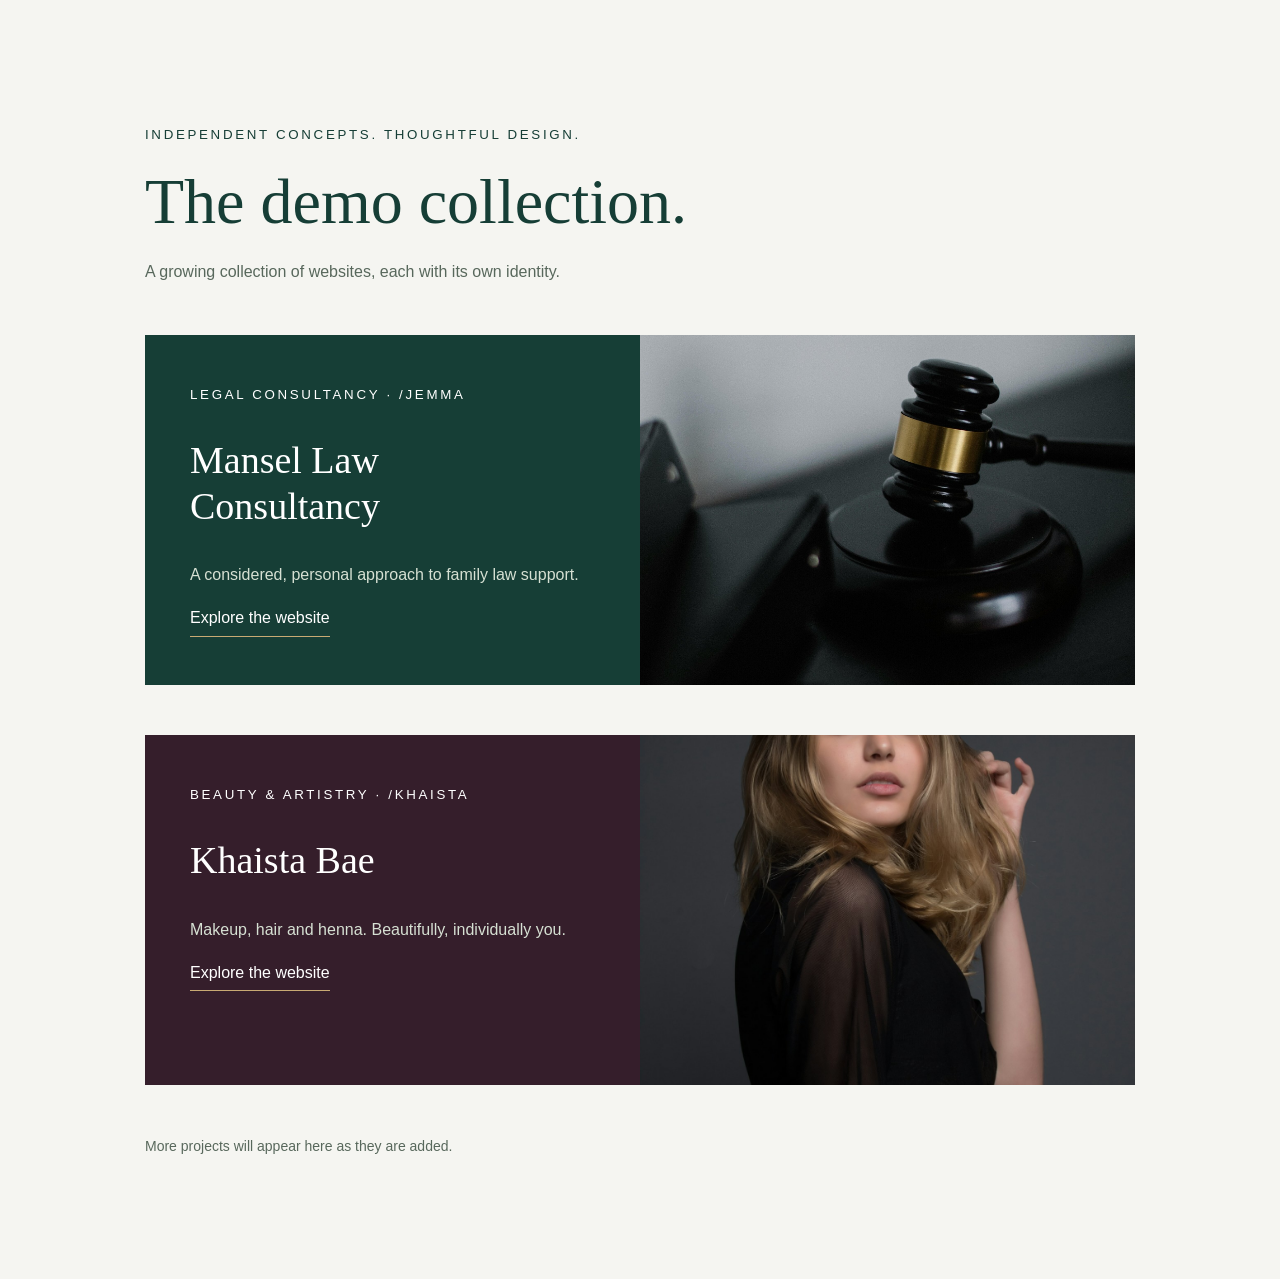
<file: index.html>
<!doctype html><html lang="en"><head><meta charset="utf-8"><meta name="viewport" content="width=device-width,initial-scale=1"><meta name="robots" content="noindex,nofollow"><title>Demo Sites | Design collection</title><style>*{box-sizing:border-box}body{margin:0;background:#f5f5f1;color:#163e36;font:16px/1.7 Arial,sans-serif}main{max-width:1050px;margin:10vh auto;padding:30px}small{text-transform:uppercase;letter-spacing:.2em}h1{font:64px/1.1 Georgia,serif;margin:20px 0}p{color:#58685c}.card{display:grid;grid-template-columns:1fr 1fr;margin-top:50px;background:#163e36;color:white;text-decoration:none}.card div{padding:45px}.card h2{font:38px/1.2 Georgia,serif}.card p{color:#d6e0d3}.card img{width:100%;height:350px;object-fit:cover;object-position:center 60%}.card span{display:inline-block;border-bottom:1px solid #c8aa73;padding-bottom:4px}.card:hover{background:#245346}.card:focus-visible{outline:3px solid #a47c38;outline-offset:5px}footer{margin-top:50px;color:#58685c;font-size:14px}@media(max-width:600px){h1{font-size:46px}.card{grid-template-columns:1fr}.card div{padding:30px}.card img{height:240px}}</style></head><body><main><small>Independent concepts. Thoughtful design.</small><h1>The demo collection.</h1><p>A growing collection of websites, each with its own identity.</p><a class="card" href="jemma/"><div><small>Legal consultancy · /jemma</small><h2>Mansel Law<br>Consultancy</h2><p>A considered, personal approach to family law support.</p><span>Explore the website</span></div><img src="jemma/assets/legal.jpg" alt="Gavel and legal books"></a><a class="card" href="khaista/" style="background:#351e2b"><div><small>Beauty &amp; artistry · /khaista</small><h2>Khaista Bae</h2><p>Makeup, hair and henna. Beautifully, individually you.</p><span>Explore the website</span></div><img src="khaista/assets/beauty-editorial.jpg" alt="Khaista beauty editorial inspiration"></a><footer>More projects will appear here as they are added.</footer></main></body></html>
</file>
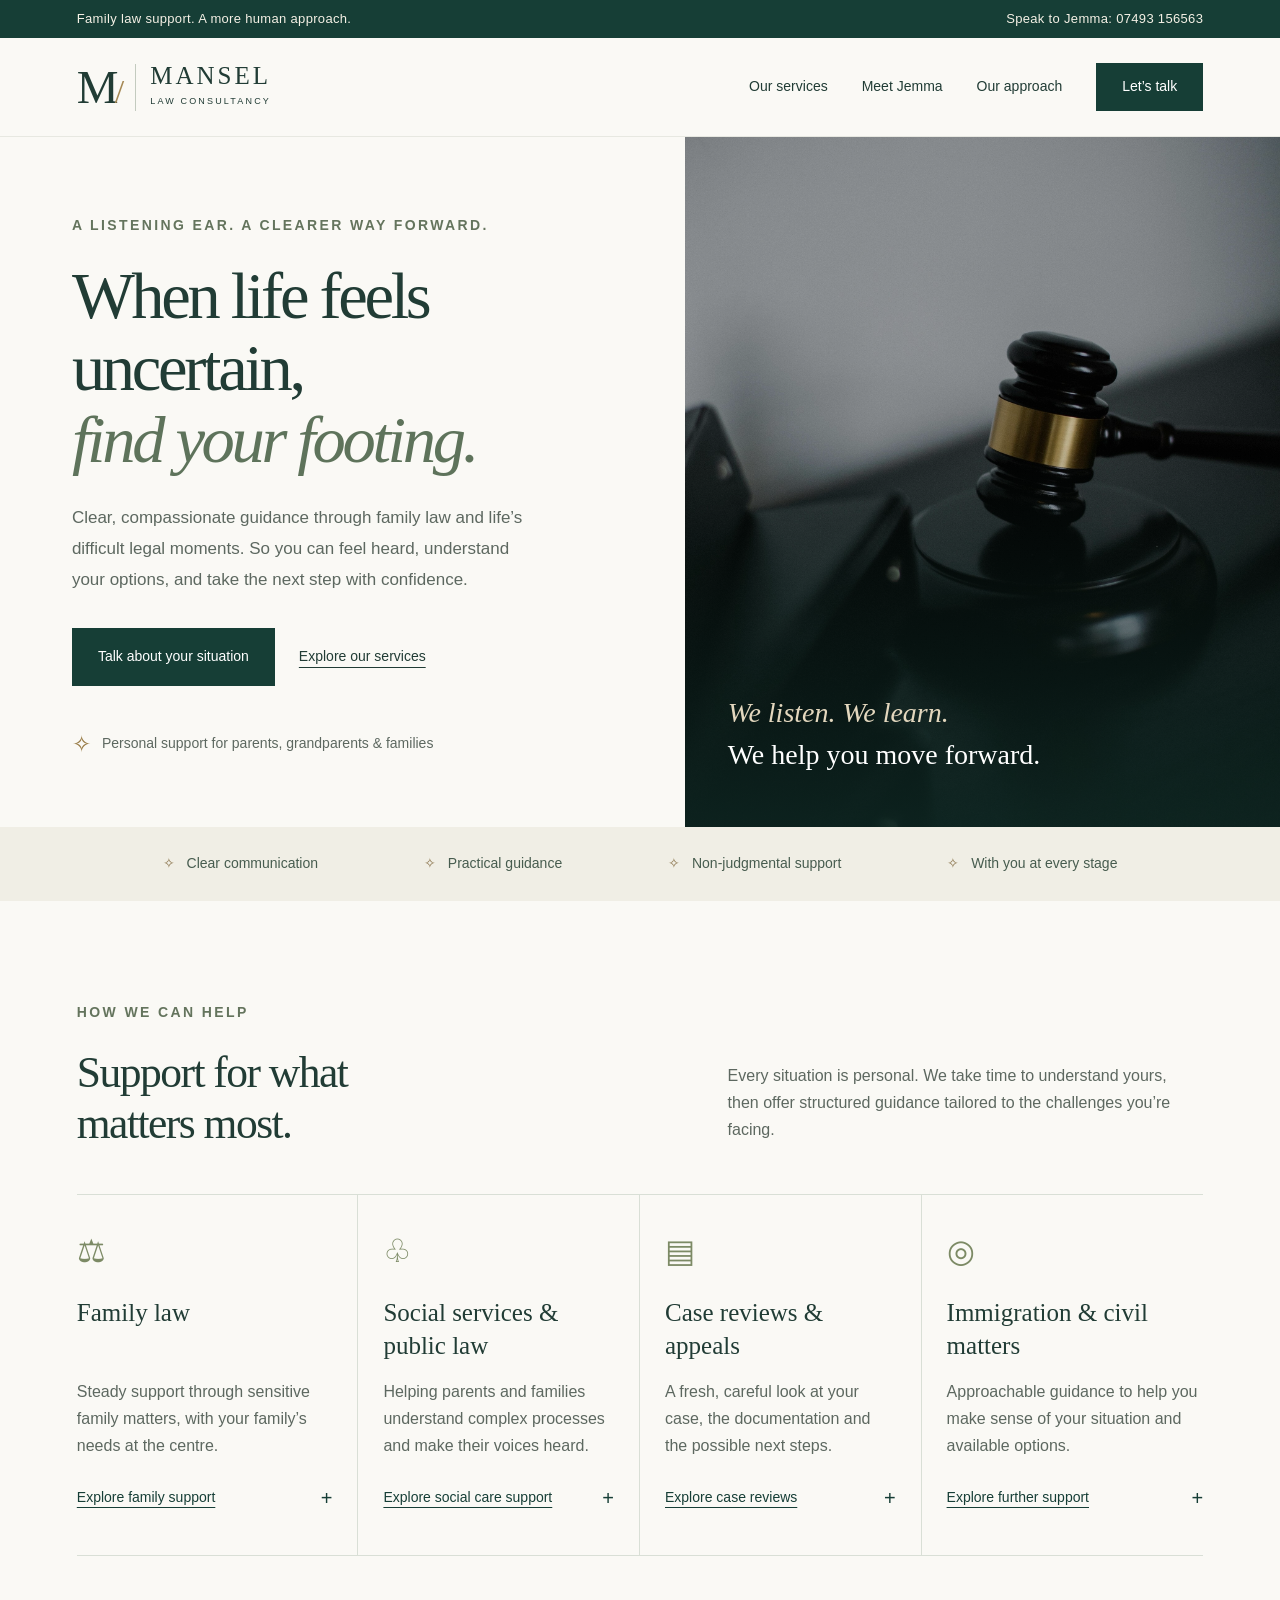
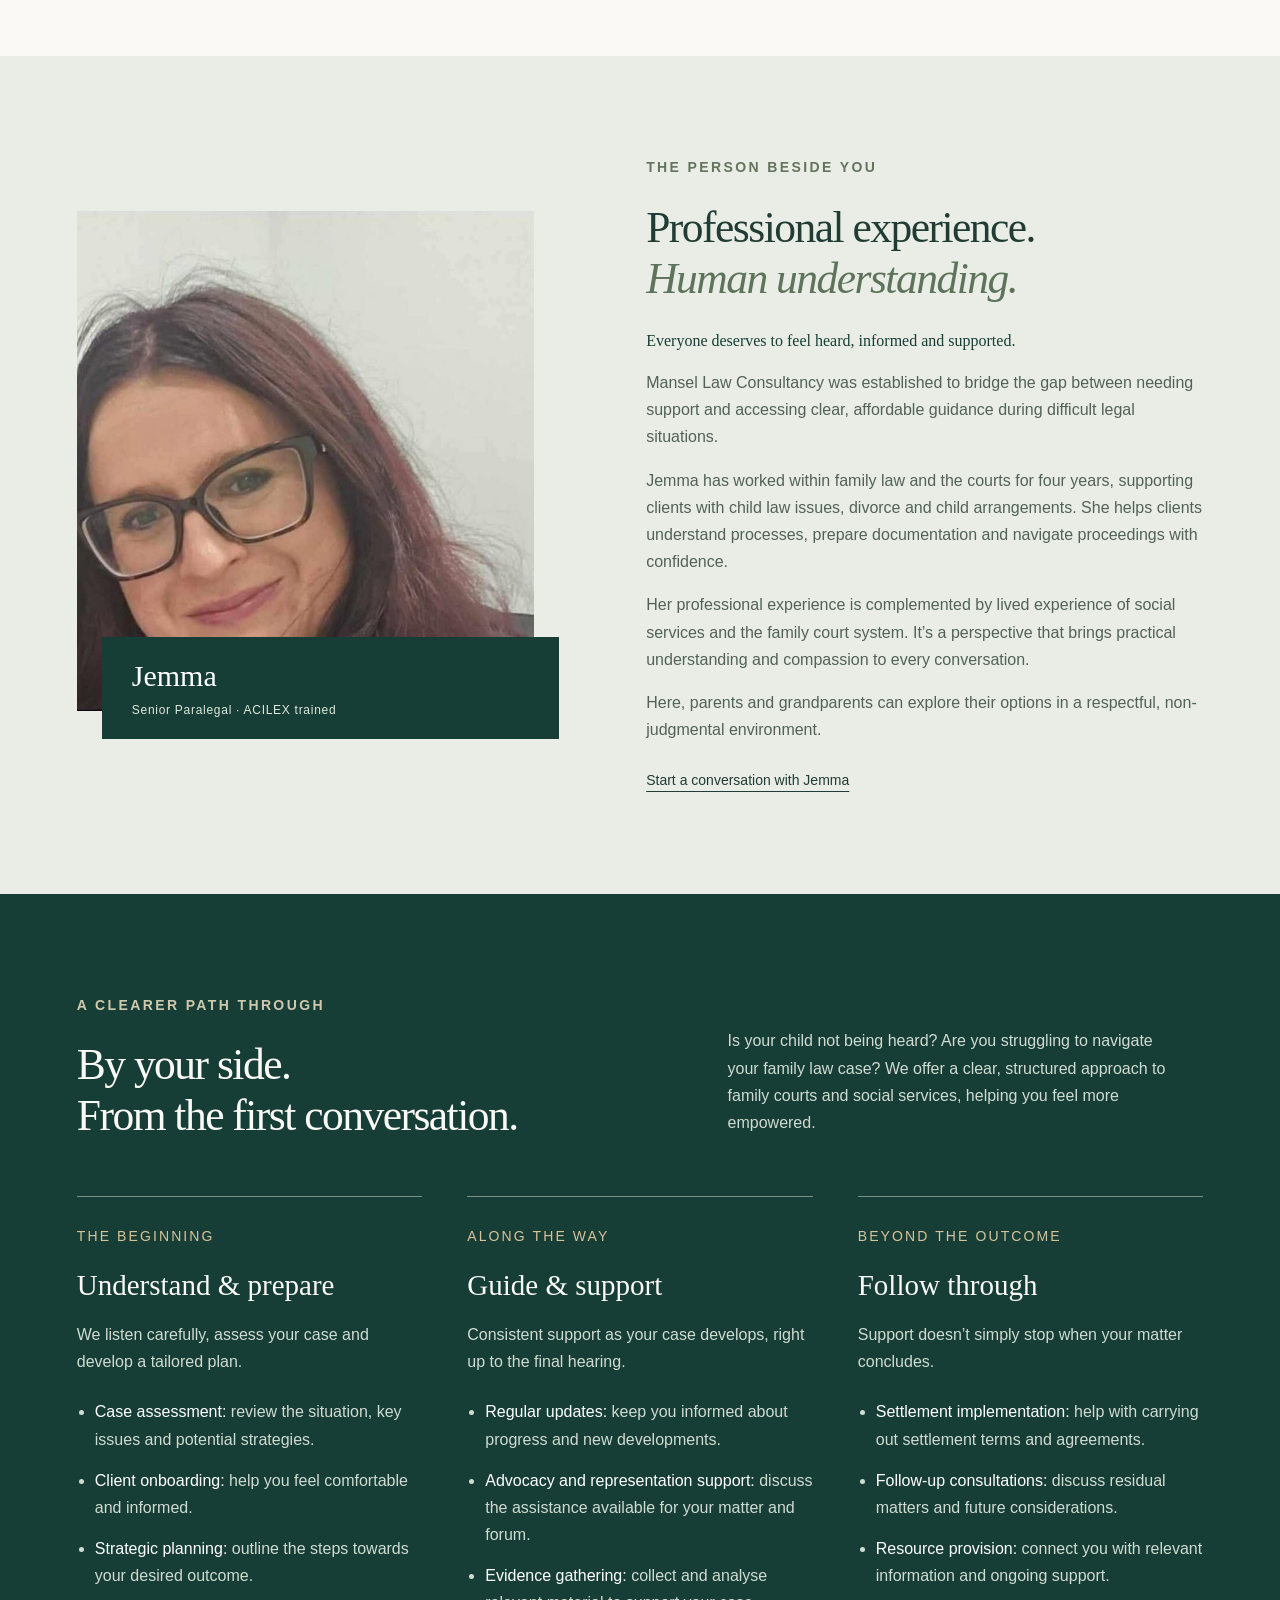
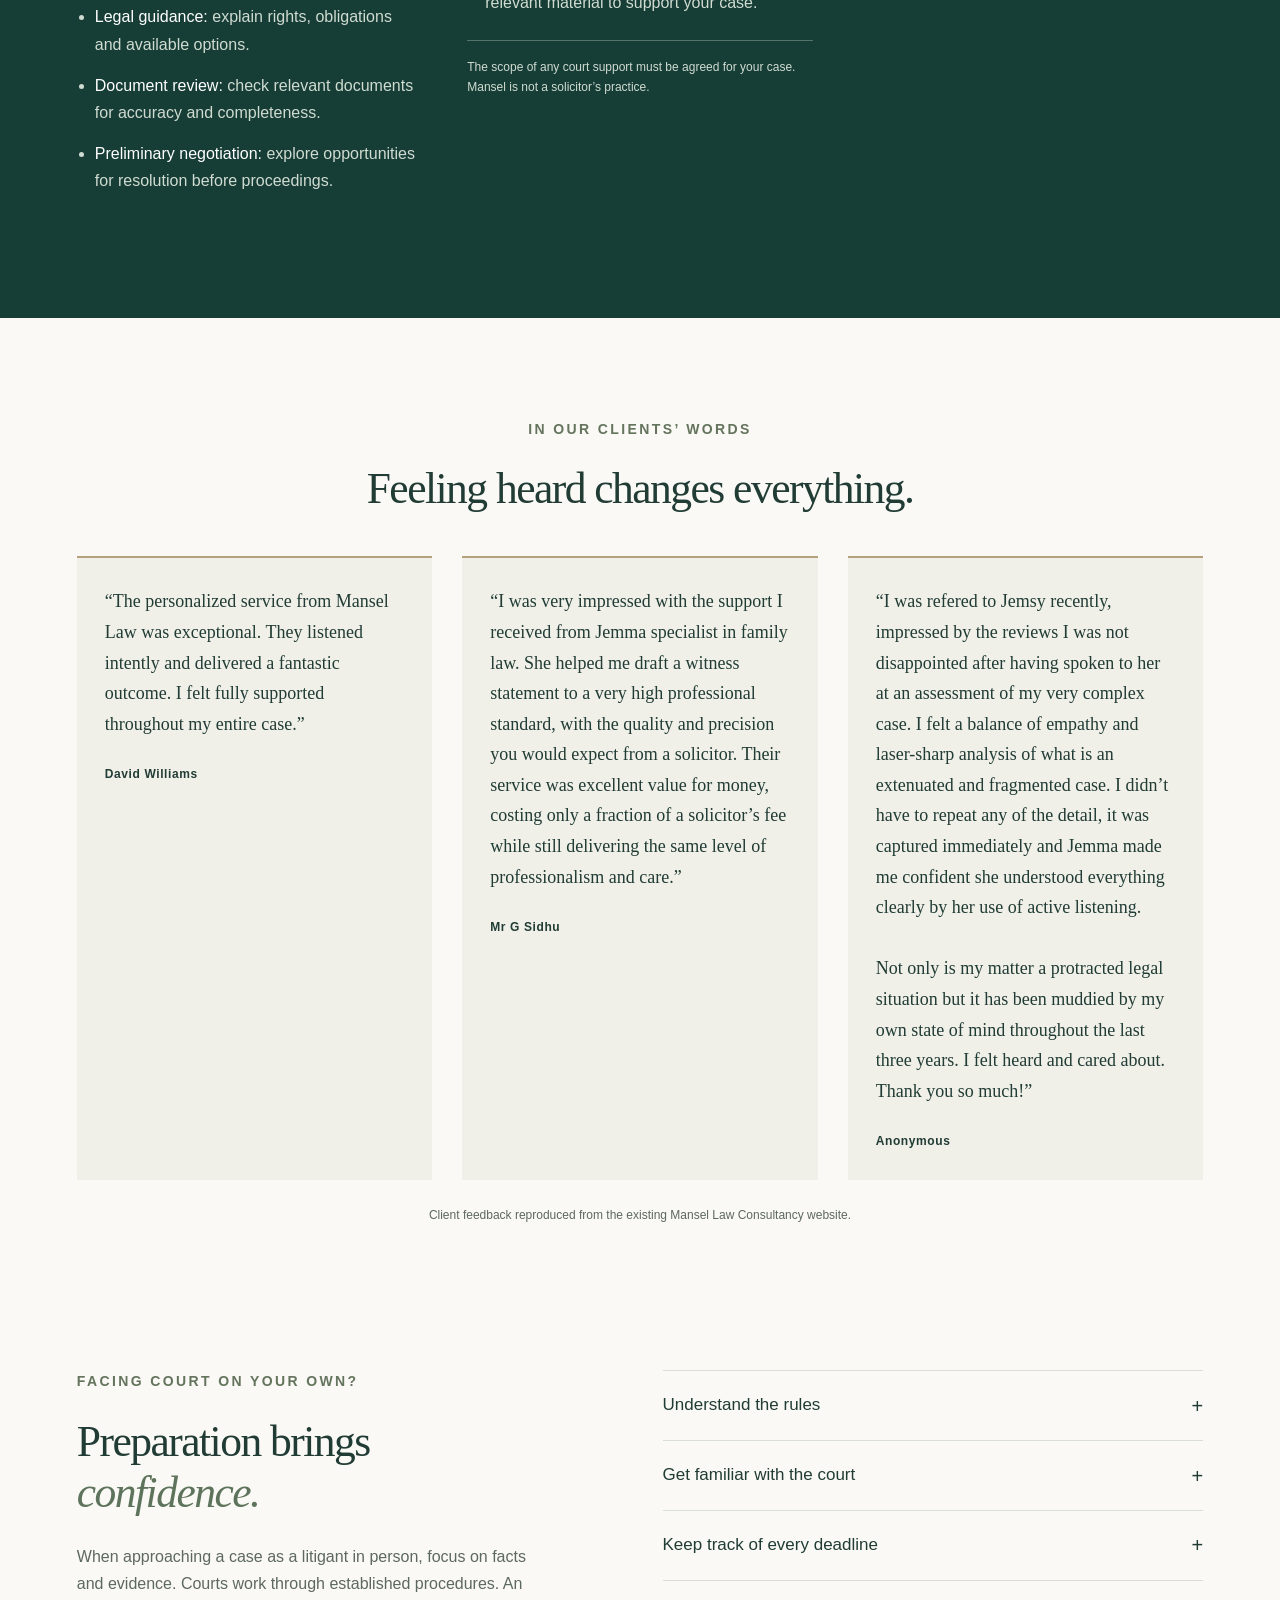
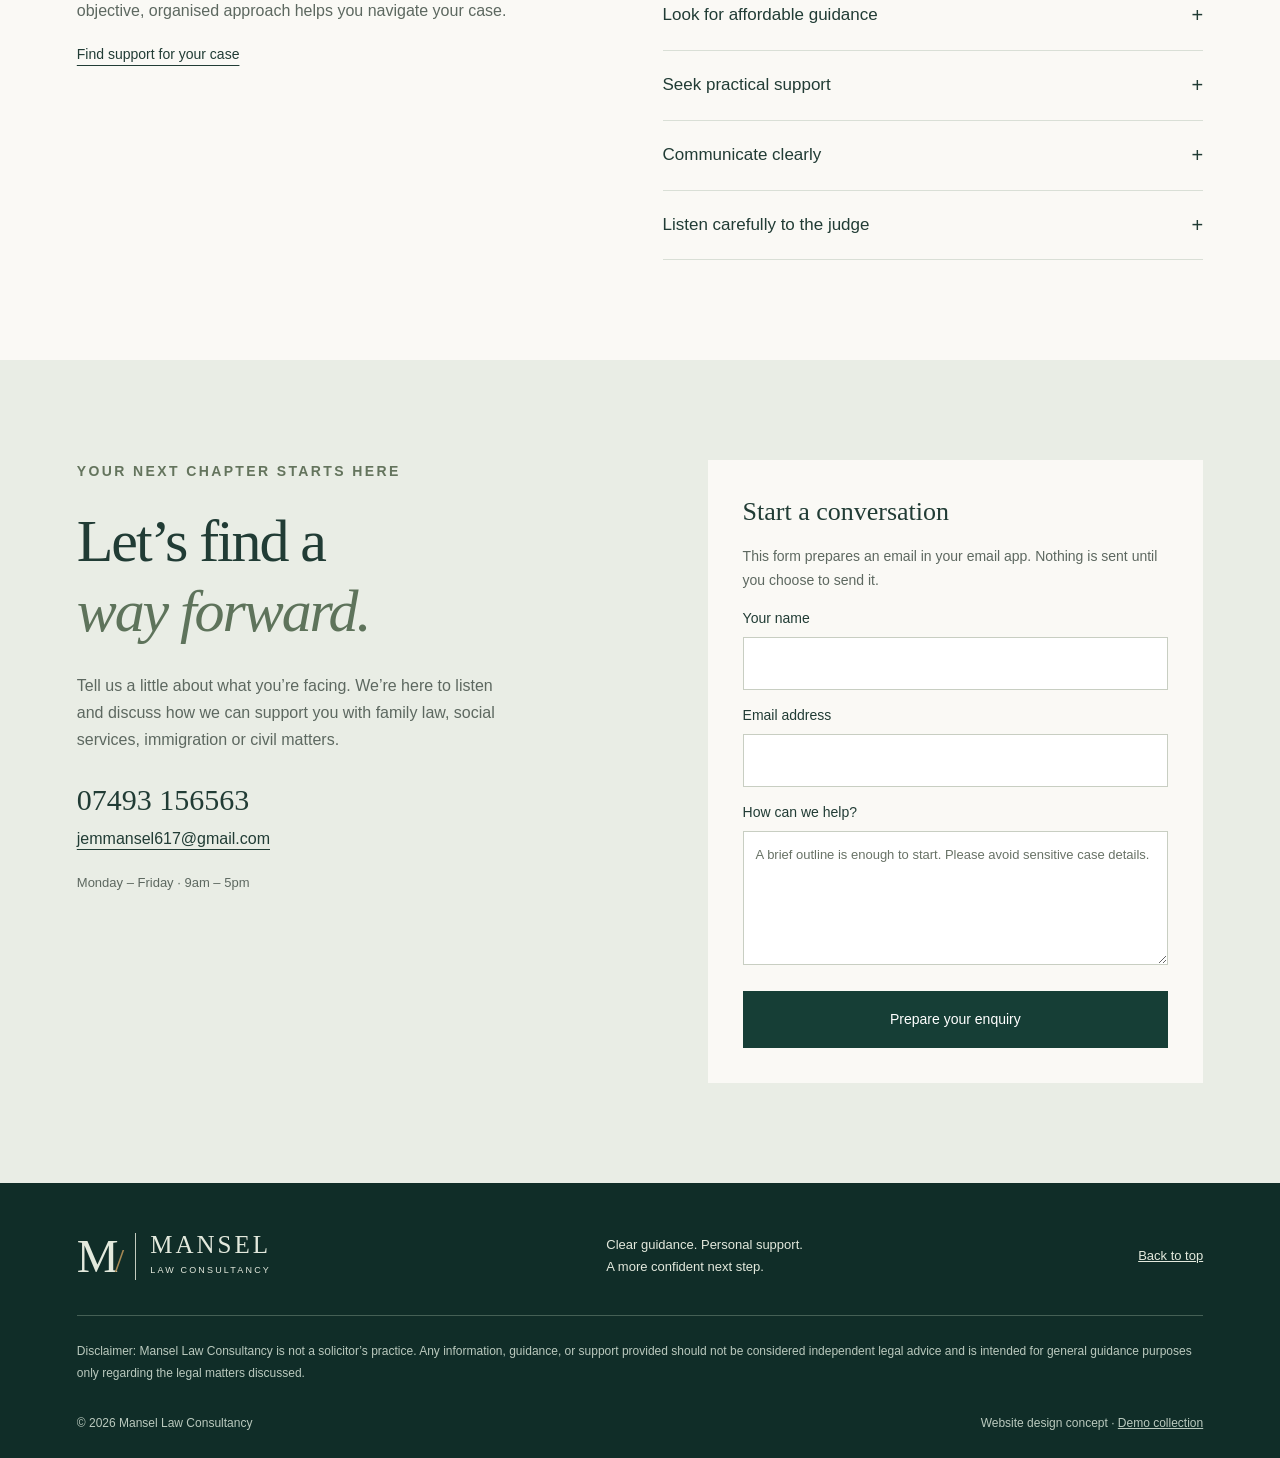
<file: jemma/index.html>
<!doctype html>
<html lang="en-GB"><head><meta charset="utf-8"><meta name="viewport" content="width=device-width, initial-scale=1"><title>Mansel Law Consultancy | Clear guidance. Human understanding.</title><meta name="description" content="Compassionate family law, social care and civil matters support with Jemma, Senior Paralegal at Mansel Law Consultancy."><meta name="robots" content="noindex,nofollow"><meta name="theme-color" content="#163e36"><link rel="icon" href="assets/favicon.svg" type="image/svg+xml"><link rel="stylesheet" href="styles.css"><script src="script.js" defer></script></head><body>
<a class="skip" href="#main">Skip to content</a><div class="topline"><span>Family law support. A more human approach.</span><a href="tel:+447493156563">Speak to Jemma: 07493 156563</a></div>
<header><a class="brand" href="./" aria-label="Mansel Law Consultancy home"><span class="monogram">M<span> / </span></span><span>MANSEL<small>LAW CONSULTANCY</small></span></a><button class="menu-toggle" aria-expanded="false" aria-controls="navigation">Menu</button><nav id="navigation" aria-label="Main navigation"><a href="#services">Our services</a><a href="#about">Meet Jemma</a><a href="#approach">Our approach</a><a class="button small" href="#contact">Let’s talk</a></nav></header>
<main id="main"><section class="hero"><div class="hero-copy"><p class="eyebrow">A listening ear. A clearer way forward.</p><h1>When life feels<br>uncertain,<br><em>find your footing.</em></h1><p class="intro">Clear, compassionate guidance through family law and life’s difficult legal moments. So you can feel heard, understand your options, and take the next step with confidence.</p><div class="actions"><a class="button" href="#contact">Talk about your situation</a><a class="text-link" href="#services">Explore our services</a></div><div class="hero-note"><span class="tiny-mark">✧</span> Personal support for parents, grandparents & families</div></div><div class="hero-image"><img src="assets/legal.jpg" alt="A judge’s gavel resting beside legal books" fetchpriority="high"><div class="image-caption"><span>We listen. We learn.</span><strong>We help you move forward.</strong></div></div></section>
<div class="values"><span>Clear communication</span><span>Practical guidance</span><span>Non-judgmental support</span><span>With you at every stage</span></div>
<section class="section services" id="services"><div class="section-heading"><div><p class="eyebrow">How we can help</p><h2>Support for what<br>matters most.</h2></div><p>Every situation is personal. We take time to understand yours, then offer structured guidance tailored to the challenges you’re facing.</p></div><div class="service-grid">
<article><span class="service-symbol">⚖</span><h3>Family law</h3><p>Steady support through sensitive family matters, with your family’s needs at the centre.</p><details><summary>Explore family support</summary><ul><li>Divorce proceedings</li><li>Child arrangement matters</li><li>Consent orders</li><li>Prohibited Steps Orders</li><li>Specific Steps Orders</li><li>Cafcass reports and recommendations</li><li>Court statements and documentation</li></ul></details></article>
<article><span class="service-symbol">♧</span><h3>Social services & public law</h3><p>Helping parents and families understand complex processes and make their voices heard.</p><details><summary>Explore social care support</summary><ul><li>Child protection enquiries</li><li>Section 47 investigations</li><li>Forced adoption matters</li><li>Appeals and judicial review processes</li></ul><p>Full case reviews can help identify the strengths of a case when considering an appeal.</p></details></article>
<article><span class="service-symbol">▤</span><h3>Case reviews & appeals</h3><p>A fresh, careful look at your case, the documentation and the possible next steps.</p><details><summary>Explore case reviews</summary><p>We review your case in full to help establish its strengths when you are considering the route of an appeal. Get in touch to discuss the circumstances of your matter.</p></details></article>
<article><span class="service-symbol">◎</span><h3>Immigration & civil matters</h3><p>Approachable guidance to help you make sense of your situation and available options.</p><details><summary>Explore further support</summary><p>We provide basic immigration guidance and support on civil law matters. Contact us to discuss your needs and the scope of support available.</p></details></article></div></section>
<section class="about section" id="about"><div class="portrait-wrap"><img src="assets/jemma.jpg" alt="Jemma, Senior Paralegal at Mansel Law Consultancy" loading="lazy"><div class="portrait-label">Jemma<span>Senior Paralegal · ACILEX trained</span></div></div><div class="about-copy"><p class="eyebrow">The person beside you</p><h2>Professional experience.<br><em>Human understanding.</em></h2><p class="lead">Everyone deserves to feel heard, informed and supported.</p><p>Mansel Law Consultancy was established to bridge the gap between needing support and accessing clear, affordable guidance during difficult legal situations.</p><p>Jemma has worked within family law and the courts for four years, supporting clients with child law issues, divorce and child arrangements. She helps clients understand processes, prepare documentation and navigate proceedings with confidence.</p><p>Her professional experience is complemented by lived experience of social services and the family court system. It’s a perspective that brings practical understanding and compassion to every conversation.</p><p>Here, parents and grandparents can explore their options in a respectful, non-judgmental environment.</p><a class="text-link" href="#contact">Start a conversation with Jemma</a></div></section>
<section class="approach section" id="approach"><div class="section-heading"><div><p class="eyebrow">A clearer path through</p><h2>By your side.<br>From the first conversation.</h2></div><p>Is your child not being heard? Are you struggling to navigate your family law case? We offer a clear, structured approach to family courts and social services, helping you feel more empowered.</p></div><div class="journey"><article><span class="stage">The beginning</span><h3>Understand & prepare</h3><p>We listen carefully, assess your case and develop a tailored plan.</p><ul><li><strong>Case assessment:</strong> review the situation, key issues and potential strategies.</li><li><strong>Client onboarding:</strong> help you feel comfortable and informed.</li><li><strong>Strategic planning:</strong> outline the steps towards your desired outcome.</li><li><strong>Legal guidance:</strong> explain rights, obligations and available options.</li><li><strong>Document review:</strong> check relevant documents for accuracy and completeness.</li><li><strong>Preliminary negotiation:</strong> explore opportunities for resolution before proceedings.</li></ul></article><article><span class="stage">Along the way</span><h3>Guide & support</h3><p>Consistent support as your case develops, right up to the final hearing.</p><ul><li><strong>Regular updates:</strong> keep you informed about progress and new developments.</li><li><strong>Advocacy and representation support:</strong> discuss the assistance available for your matter and forum.</li><li><strong>Evidence gathering:</strong> collect and analyse relevant material to support your case.</li></ul><p class="scope">The scope of any court support must be agreed for your case. Mansel is not a solicitor’s practice.</p></article><article><span class="stage">Beyond the outcome</span><h3>Follow through</h3><p>Support doesn’t simply stop when your matter concludes.</p><ul><li><strong>Settlement implementation:</strong> help with carrying out settlement terms and agreements.</li><li><strong>Follow-up consultations:</strong> discuss residual matters and future considerations.</li><li><strong>Resource provision:</strong> connect you with relevant information and ongoing support.</li></ul></article></div></section>
<section class="testimonials section"><p class="eyebrow">In our clients’ words</p><h2>Feeling heard changes everything.</h2><div class="quotes"><figure><blockquote>“The personalized service from Mansel Law was exceptional. They listened intently and delivered a fantastic outcome. I felt fully supported throughout my entire case.”</blockquote><figcaption>David Williams</figcaption></figure><figure><blockquote>“I was very impressed with the support I received from Jemma specialist in family law. She helped me draft a witness statement to a very high professional standard, with the quality and precision you would expect from a solicitor. Their service was excellent value for money, costing only a fraction of a solicitor’s fee while still delivering the same level of professionalism and care.”</blockquote><figcaption>Mr G Sidhu</figcaption></figure><figure><blockquote>“I was refered to Jemsy recently, impressed by the reviews I was not disappointed after having spoken to her at an assessment of my very complex case. I felt a balance of empathy and laser-sharp analysis of what is an extenuated and fragmented case. I didn’t have to repeat any of the detail, it was captured immediately and Jemma made me confident she understood everything clearly by her use of active listening.<br><br>Not only is my matter a protracted legal situation but it has been muddied by my own state of mind throughout the last three years. I felt heard and cared about. Thank you so much!”</blockquote><figcaption>Anonymous</figcaption></figure></div><p class="source-note">Client feedback reproduced from the existing Mansel Law Consultancy website.</p></section>
<section class="guidance section"><div><p class="eyebrow">Facing court on your own?</p><h2>Preparation brings<br><em>confidence.</em></h2><p>When approaching a case as a litigant in person, focus on facts and evidence. Courts work through established procedures. An objective, organised approach helps you navigate your case.</p><a class="text-link" href="#contact">Find support for your case</a></div><div class="guidance-list"><details><summary>Understand the rules</summary><p>Familiarise yourself with the family court rules and welfare checklist, and how the judge will refer to them.</p></details><details><summary>Get familiar with the court</summary><p>Where appropriate, visiting a court can help you understand the atmosphere and feel less nervous about the process.</p></details><details><summary>Keep track of every deadline</summary><p>Follow court directions and deadlines carefully. Missing them can have serious consequences for your case.</p></details><details><summary>Look for affordable guidance</summary><p>You do not have to manage everything alone. Seek guidance to understand your position and explore available free consultations.</p></details><details><summary>Seek practical support</summary><p>Support Through Court can assist with court attendance and basic legal documents. Jemma has previously worked there and recommends it to people facing court alone.</p></details><details><summary>Communicate clearly</summary><p>Keep communications concise, factual and polite. Avoid inflammatory language when responding to the other party.</p></details><details><summary>Listen carefully to the judge</summary><p>Judges cannot act as your lawyer, but they give practical directions. Pay attention and respond promptly to their recommendations.</p></details></div></section>
<section class="contact section" id="contact"><div><p class="eyebrow">Your next chapter starts here</p><h2>Let’s find a<br><em>way forward.</em></h2><p>Tell us a little about what you’re facing. We’re here to listen and discuss how we can support you with family law, social services, immigration or civil matters.</p><div class="contact-details"><a href="tel:+447493156563">07493 156563</a><a href="mailto:jemmansel617@gmail.com">jemmansel617@gmail.com</a><span>Monday – Friday · 9am – 5pm</span></div></div><form id="contact-form"><h3>Start a conversation</h3><p>This form prepares an email in your email app. Nothing is sent until you choose to send it.</p><label for="name">Your name</label><input id="name" name="name" autocomplete="name" required><label for="email">Email address</label><input id="email" name="email" type="email" autocomplete="email" required><label for="message">How can we help?</label><textarea id="message" name="message" rows="4" required placeholder="A brief outline is enough to start. Please avoid sensitive case details."></textarea><button class="button" type="submit">Prepare your enquiry</button><p id="form-status" role="status"></p></form></section>
</main><footer><div class="footer-top"><a class="brand" href="./"><span class="monogram">M<span> / </span></span><span>MANSEL<small>LAW CONSULTANCY</small></span></a><p>Clear guidance. Personal support.<br>A more confident next step.</p><a href="#main">Back to top</a></div><p class="disclaimer">Disclaimer: Mansel Law Consultancy is not a solicitor’s practice. Any information, guidance, or support provided should not be considered independent legal advice and is intended for general guidance purposes only regarding the legal matters discussed.</p><div class="footer-bottom"><span>© 2026 Mansel Law Consultancy</span><span>Website design concept · <a href="../">Demo collection</a></span></div></footer></body></html>
</file>
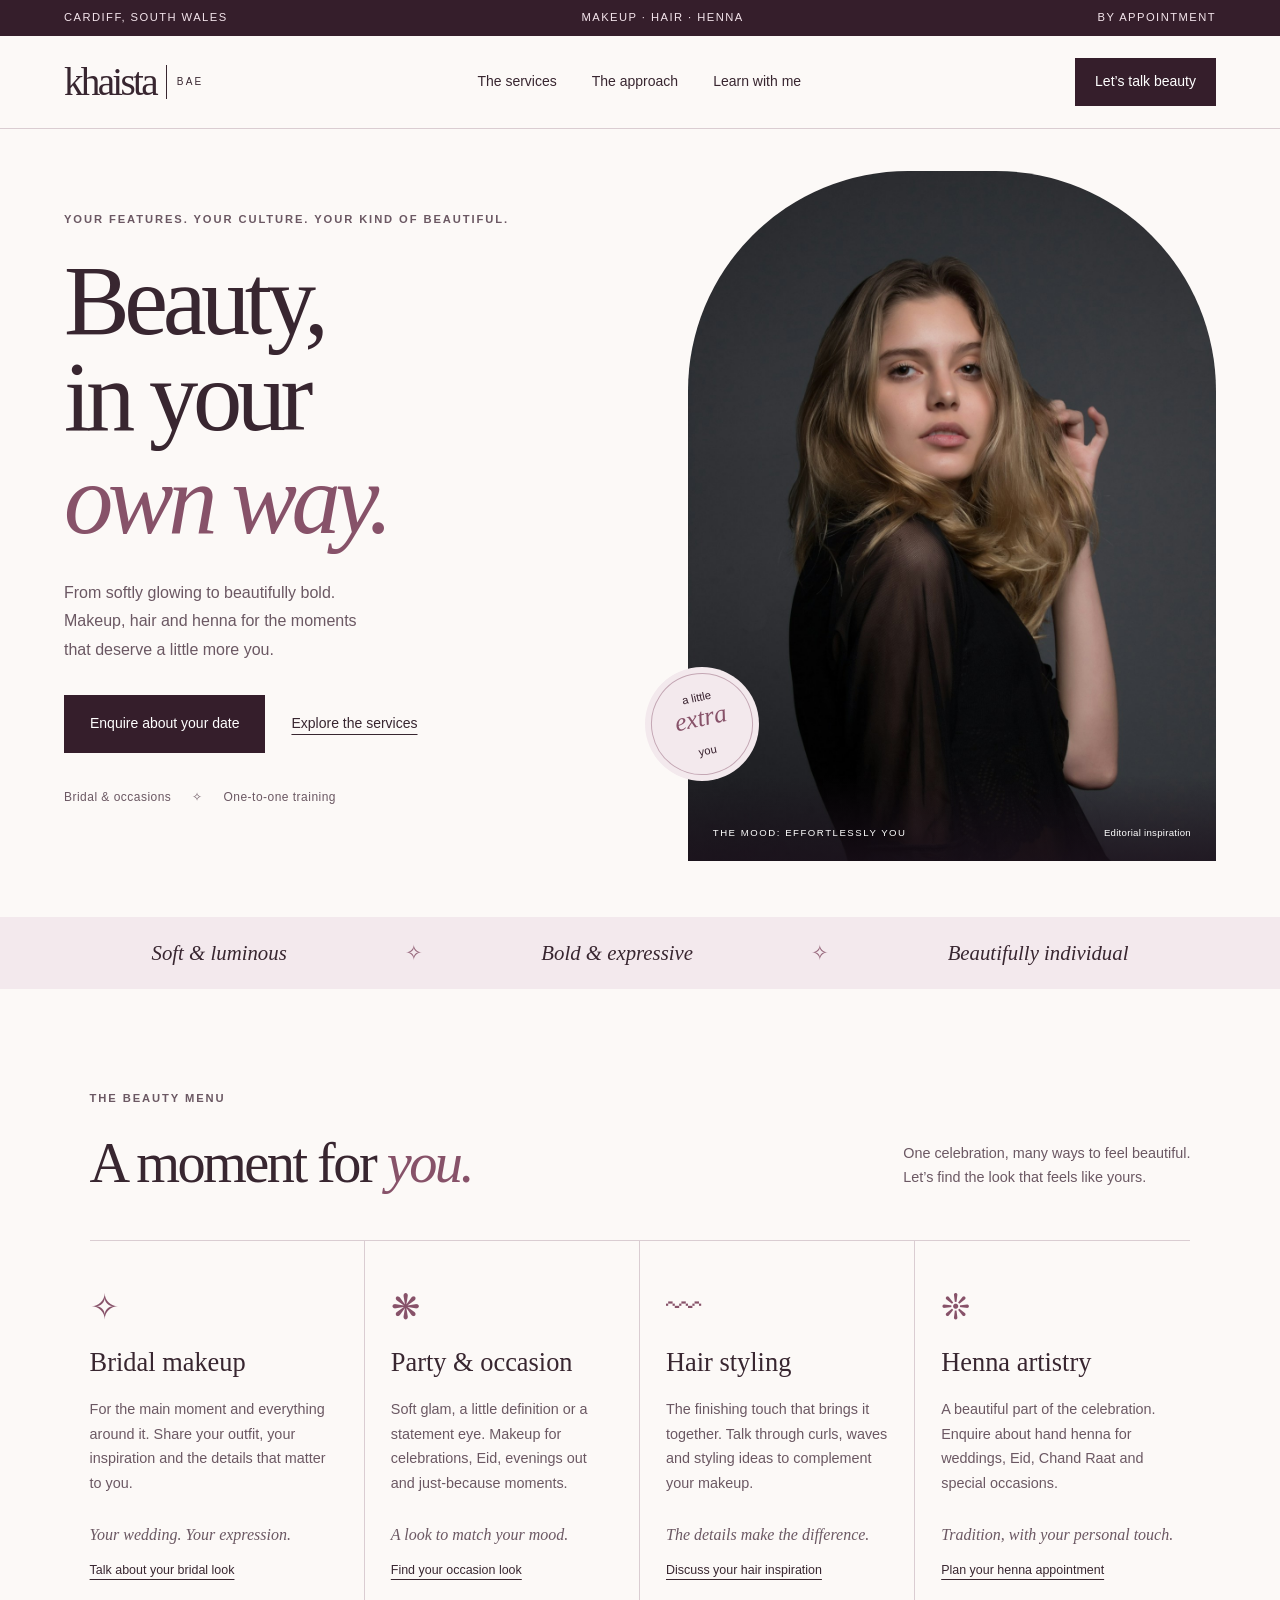
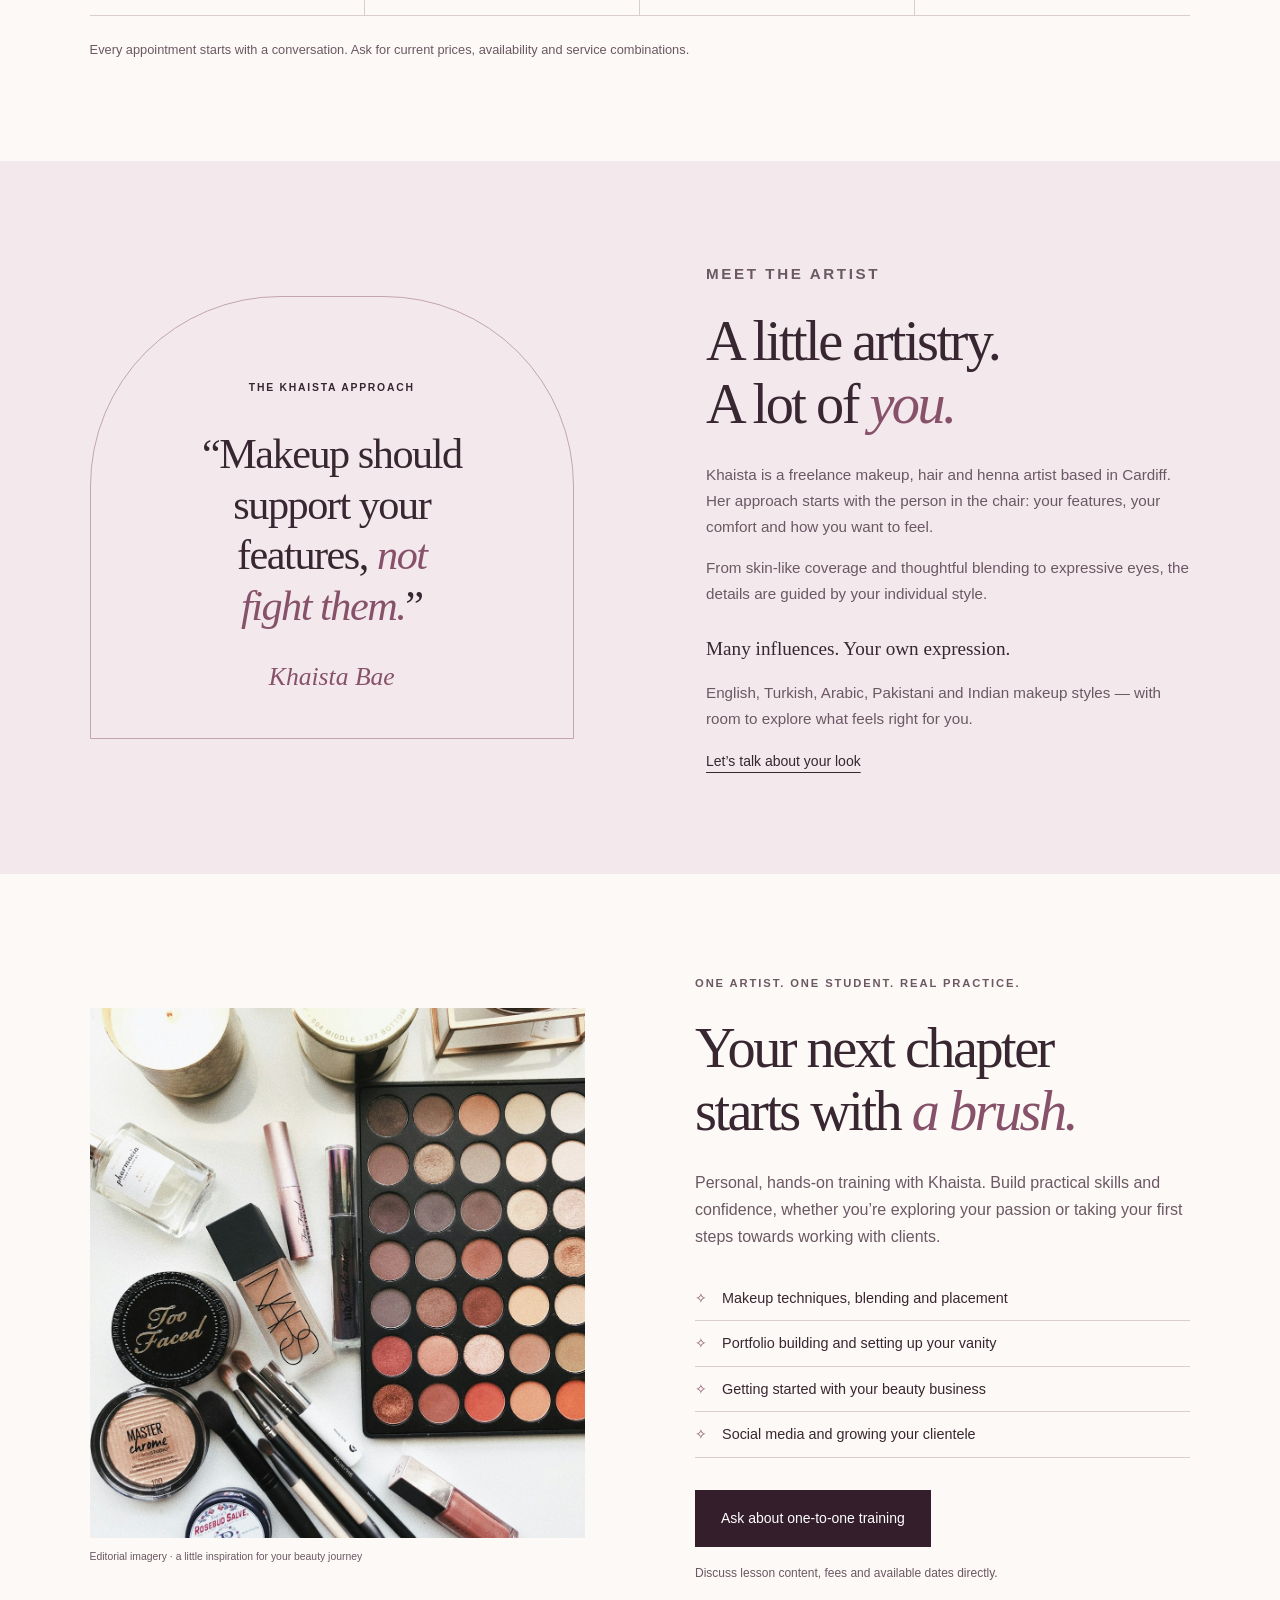
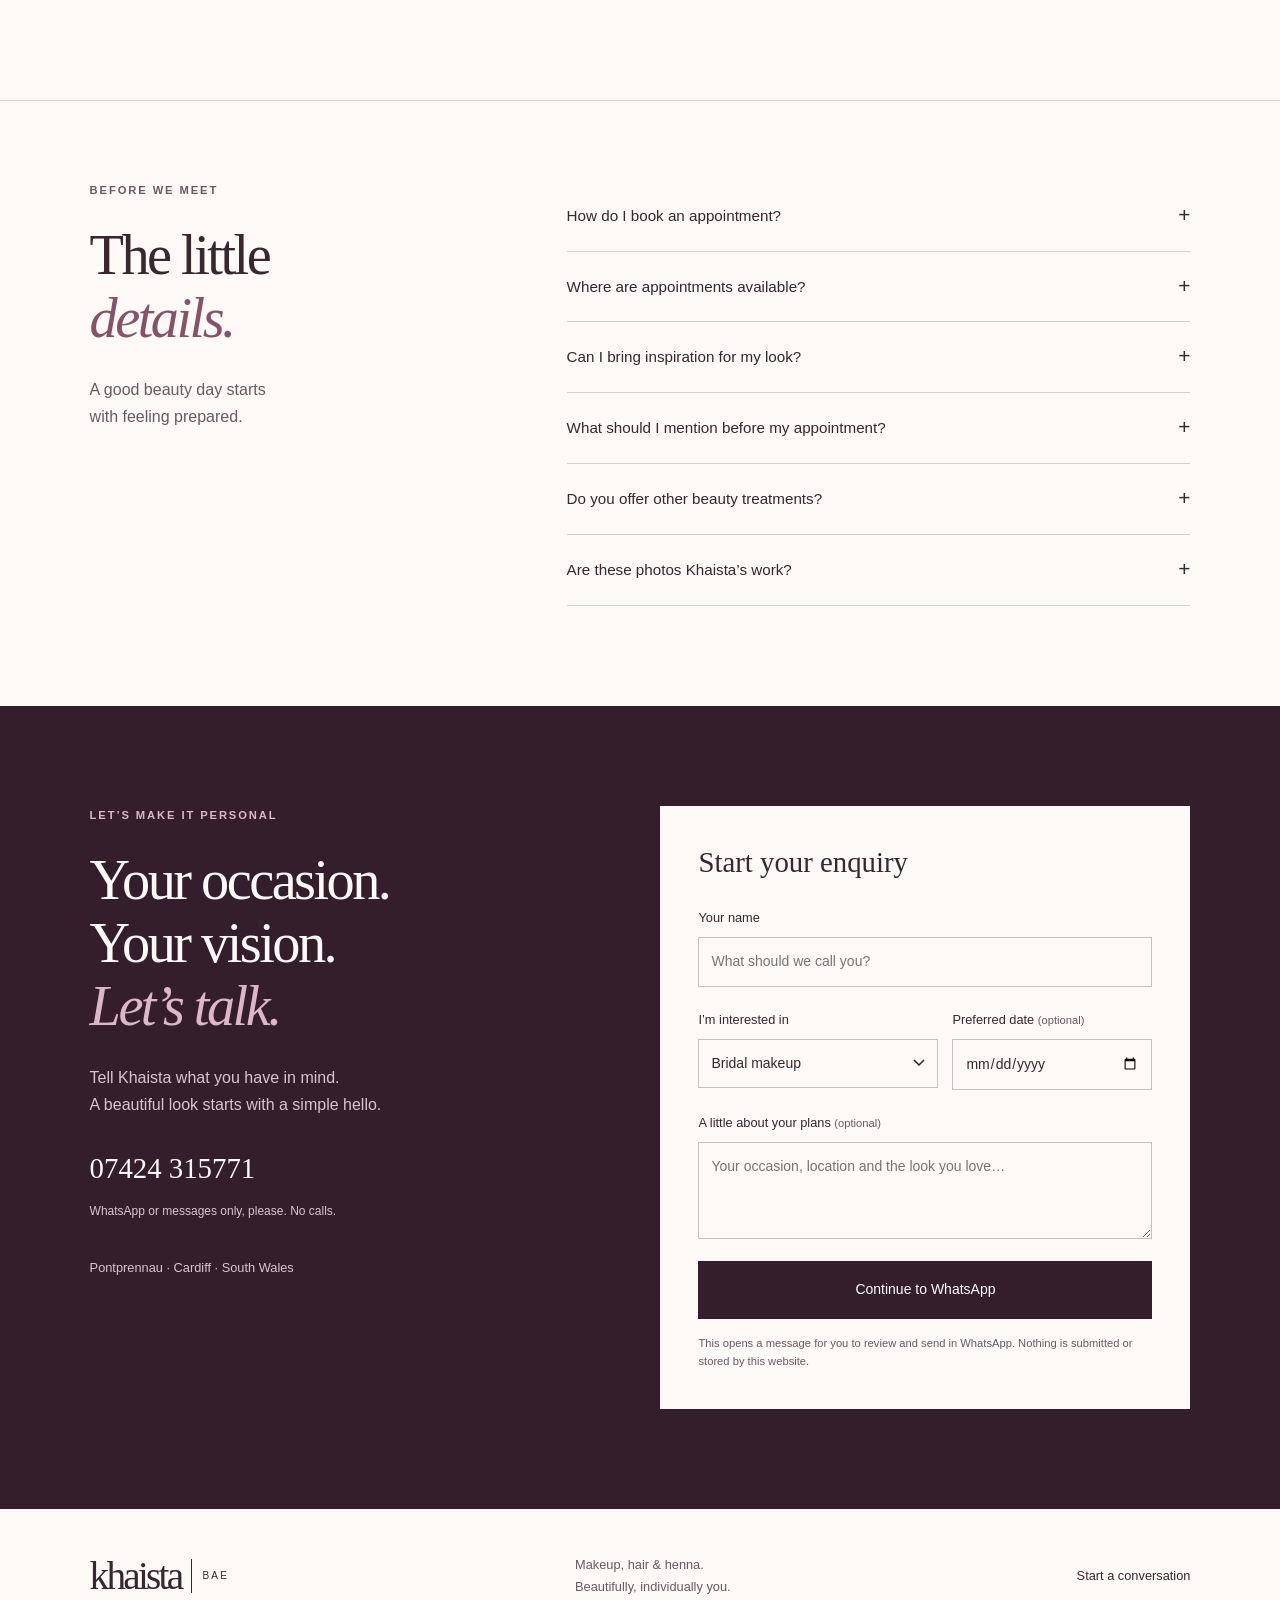
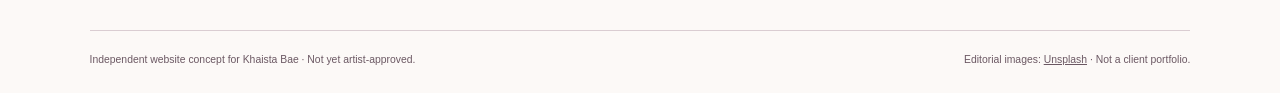
<file: khaista/index.html>
<!doctype html>
<html lang="en-GB">
<head>
<meta charset="utf-8"><meta name="viewport" content="width=device-width,initial-scale=1">
<title>Khaista Bae | Makeup, Hair & Henna in Cardiff</title>
<meta name="description" content="Explore bridal and party makeup, hair styling, henna and hands-on one-to-one beauty training with Cardiff artist Khaista Bae. Enquire on WhatsApp.">
<meta name="theme-color" content="#351e2b"><meta property="og:title" content="Khaista Bae — Beauty, in your own way."><meta property="og:description" content="Makeup, hair & henna. Bridal, occasion and one-to-one training in Cardiff."><meta property="og:type" content="website"><meta property="og:url" content="https://ksherani.github.io/demo-sites/khaista/"><meta property="og:image" content="https://ksherani.github.io/demo-sites/khaista/assets/beauty-editorial.jpg">
<link rel="icon" href="assets/favicon.svg" type="image/svg+xml"><link rel="stylesheet" href="styles.css"><script src="script.js" defer></script>
</head>
<body>
<a class="skip" href="#main">Skip to content</a>
<div class="topline">CARDIFF, SOUTH WALES <span>MAKEUP · HAIR · HENNA</span> BY APPOINTMENT</div>
<header class="header"><a href="#" class="brand" aria-label="Khaista Bae home">khaista<span>BAE</span></a><nav aria-label="Main navigation"><a href="#services">The services</a><a href="#approach">The approach</a><a href="#learn">Learn with me</a></nav><a class="button small" href="#enquire">Let’s talk beauty</a></header>
<main id="main">
<section class="hero" aria-labelledby="hero-title"><div class="hero-copy"><p class="eyebrow">YOUR FEATURES. YOUR CULTURE. YOUR KIND OF BEAUTIFUL.</p><h1 id="hero-title">Beauty,<br>in your<br><em>own way.</em></h1><p class="intro">From softly glowing to beautifully bold.<br>Makeup, hair and henna for the moments<br class="desktop"> that deserve a little more you.</p><div class="hero-actions"><a class="button" href="#enquire">Enquire about your date</a><a class="text-link" href="#services">Explore the services</a></div><p class="hero-note">Bridal & occasions <span>✧</span> One-to-one training</p></div><figure class="hero-photo"><img src="assets/beauty-editorial.jpg" alt="Editorial inspiration: softly defined eyes, natural makeup and loose waves" width="1200" height="1800" fetchpriority="high"><figcaption>THE MOOD: EFFORTLESSLY YOU <span>Editorial inspiration</span></figcaption><div class="photo-seal" aria-hidden="true">a little<br><em>extra</em><br>you</div></figure></section>
<div class="style-strip"><span>Soft & luminous</span><span aria-hidden="true">✧</span><span>Bold & expressive</span><span aria-hidden="true">✧</span><span>Beautifully individual</span></div>
<section id="services" class="section services"><div class="section-heading"><div><p class="eyebrow">THE BEAUTY MENU</p><h2>A moment for <em>you.</em></h2></div><p>One celebration, many ways to feel beautiful.<br>Let’s find the look that feels like yours.</p></div><div class="service-grid">
<article class="service"><span class="service-icon" aria-hidden="true">✧</span><h3>Bridal makeup</h3><p>For the main moment and everything around it. Share your outfit, your inspiration and the details that matter to you.</p><p class="service-detail">Your wedding. Your expression.</p><a href="#enquire" data-service="Bridal makeup">Talk about your bridal look</a></article>
<article class="service"><span class="service-icon" aria-hidden="true">❋</span><h3>Party & occasion</h3><p>Soft glam, a little definition or a statement eye. Makeup for celebrations, Eid, evenings out and just-because moments.</p><p class="service-detail">A look to match your mood.</p><a href="#enquire" data-service="Party & occasion makeup">Find your occasion look</a></article>
<article class="service"><span class="service-icon" aria-hidden="true">〰</span><h3>Hair styling</h3><p>The finishing touch that brings it together. Talk through curls, waves and styling ideas to complement your makeup.</p><p class="service-detail">The details make the difference.</p><a href="#enquire" data-service="Hair styling">Discuss your hair inspiration</a></article>
<article class="service"><span class="service-icon" aria-hidden="true">❊</span><h3>Henna artistry</h3><p>A beautiful part of the celebration. Enquire about hand henna for weddings, Eid, Chand Raat and special occasions.</p><p class="service-detail">Tradition, with your personal touch.</p><a href="#enquire" data-service="Henna">Plan your henna appointment</a></article>
</div><p class="service-footnote">Every appointment starts with a conversation. Ask for current prices, availability and service combinations.</p></section>
<section id="approach" class="approach section"><div class="approach-art"><span class="eyebrow">THE KHAISTA APPROACH</span><blockquote>“Makeup should<br>support your<br>features, <em>not<br>fight them.</em>”</blockquote><span class="signature">Khaista Bae</span></div><div class="approach-copy"><p class="eyebrow">MEET THE ARTIST</p><h2>A little artistry.<br>A lot of <em>you.</em></h2><p>Khaista is a freelance makeup, hair and henna artist based in Cardiff. Her approach starts with the person in the chair: your features, your comfort and how you want to feel.</p><p>From skin-like coverage and thoughtful blending to expressive eyes, the details are guided by your individual style.</p><h3>Many influences. Your own expression.</h3><p>English, Turkish, Arabic, Pakistani and Indian makeup styles — with room to explore what feels right for you.</p><a class="text-link" href="#enquire">Let’s talk about your look</a></div></section>
<section id="learn" class="learn section"><figure><img src="assets/makeup-details.jpg" width="1100" height="1467" loading="lazy" alt="Makeup brushes and a palette of warm, neutral colours"><figcaption>Editorial imagery · a little inspiration for your beauty journey</figcaption></figure><div class="learn-copy"><p class="eyebrow">ONE ARTIST. ONE STUDENT. REAL PRACTICE.</p><h2>Your next chapter<br>starts with <em>a brush.</em></h2><p>Personal, hands-on training with Khaista. Build practical skills and confidence, whether you’re exploring your passion or taking your first steps towards working with clients.</p><ul><li>Makeup techniques, blending and placement</li><li>Portfolio building and setting up your vanity</li><li>Getting started with your beauty business</li><li>Social media and growing your clientele</li></ul><a class="button" href="#enquire" data-service="One-to-one training">Ask about one-to-one training</a><p class="small-note">Discuss lesson content, fees and available dates directly.</p></div></section>
<section class="section faq"><div><p class="eyebrow">BEFORE WE MEET</p><h2>The little<br><em>details.</em></h2><p>A good beauty day starts<br>with feeling prepared.</p></div><div class="faq-items"><details><summary>How do I book an appointment?</summary><p>Send Khaista a WhatsApp message with your preferred date, service and location. She can confirm availability, your quote and any booking terms before you commit. An enquiry does not reserve an appointment.</p></details><details><summary>Where are appointments available?</summary><p>Khaista is based in Pontprennau, Cardiff. Ask about the current appointment location and whether travel is available for your date before making plans.</p></details><details><summary>Can I bring inspiration for my look?</summary><p>Absolutely — share your favourite looks, outfit colours and the level of glam you enjoy. Inspiration is a starting point for discussing a look that suits you.</p></details><details><summary>What should I mention before my appointment?</summary><p>Please tell Khaista about any allergies or skin sensitivities before booking. You can also discuss preparation, products and any questions specific to your appointment directly with her.</p></details><details><summary>Do you offer other beauty treatments?</summary><p>Khaista has also advertised facials, waxing and brow services. Message her to confirm which treatments are currently available and to discuss suitability and prices.</p></details><details><summary>Are these photos Khaista’s work?</summary><p>The photographs on this concept website are editorial inspiration, not client results or photographs of Khaista. Ask her directly for examples of her own work.</p></details></div></section>
<section id="enquire" class="enquire section"><div><p class="eyebrow">LET’S MAKE IT PERSONAL</p><h2>Your occasion.<br>Your vision.<br><em>Let’s talk.</em></h2><p>Tell Khaista what you have in mind.<br>A beautiful look starts with a simple hello.</p><a class="contact-number" href="https://wa.me/447424315771">07424 315771</a><p class="small-note">WhatsApp or messages only, please. No calls.</p><p class="contact-location">Pontprennau · Cardiff · South Wales</p></div><form id="enquiry-form"><h3>Start your enquiry</h3><label for="name">Your name</label><input id="name" name="name" autocomplete="given-name" placeholder="What should we call you?" maxlength="80" required><div class="form-row"><div><label for="service">I’m interested in</label><select id="service" name="service"><option>Bridal makeup</option><option>Party & occasion makeup</option><option>Hair styling</option><option>Henna</option><option>One-to-one training</option><option>A combination / something else</option></select></div><div><label for="date">Preferred date <span>(optional)</span></label><input id="date" name="date" type="date"></div></div><label for="message">A little about your plans <span>(optional)</span></label><textarea id="message" name="message" rows="3" maxlength="1500" placeholder="Your occasion, location and the look you love…"></textarea><button class="button" type="submit">Continue to WhatsApp</button><p class="form-note">This opens a message for you to review and send in WhatsApp. Nothing is submitted or stored by this website.</p><noscript><p>Use the WhatsApp number alongside this form to enquire directly.</p></noscript></form></section>
</main><footer><div class="footer-main"><a href="#" class="brand">khaista<span>BAE</span></a><p>Makeup, hair & henna.<br>Beautifully, individually you.</p><a href="#enquire">Start a conversation</a></div><div class="footer-bottom"><p>Independent website concept for Khaista Bae · Not yet artist-approved.</p><p>Editorial images: <a href="https://unsplash.com" target="_blank" rel="noopener noreferrer">Unsplash</a> · Not a client portfolio.</p></div></footer>
</body></html>
</file>
<file: jemma/styles.css>
:root{--green:#163e36;--dark:#102d28;--ink:#213c35;--muted:#5d6860;--paper:#faf9f5;--cream:#f0eee5;--gold:#c8aa73;--line:#d9dfd6}*{box-sizing:border-box}html{scroll-behavior:smooth;scroll-padding-top:105px}body{margin:0;background:var(--paper);color:var(--ink);font:16px/1.7 Arial,Helvetica,sans-serif}a{color:inherit}button,input,textarea{font:inherit}button,a,input,textarea,summary{-webkit-tap-highlight-color:transparent}a,button,summary{touch-action:manipulation}a:focus-visible,button:focus-visible,summary:focus-visible,input:focus-visible,textarea:focus-visible{outline:3px solid #b48942;outline-offset:5px}.skip{position:absolute;top:-100px;left:20px;background:white;padding:15px;z-index:99}.skip:focus{top:10px}.topline{background:var(--green);color:#f5f1e6;padding:8px 6%;display:flex;justify-content:space-between;font-size:13px;letter-spacing:.025em}.topline a{text-decoration:none}header{display:flex;align-items:center;justify-content:space-between;padding:24px 6%;background:var(--paper);position:sticky;top:0;z-index:20;border-bottom:1px solid #e7e8e1}.brand{text-decoration:none;display:flex;gap:14px;align-items:center;font:25px/1.1 Georgia,serif;letter-spacing:.12em}.brand small{display:block;font:9px/2.5 Arial,sans-serif;letter-spacing:.24em}.monogram{font-size:47px;letter-spacing:-.13em;line-height:1;border-right:1px solid #c3cbbf;padding-right:17px}.monogram span{font-size:34px;color:#a58854}nav{display:flex;align-items:center;gap:34px}nav>a{font-size:14px;text-decoration:none}nav>a:hover,.text-link:hover{color:#8b692f}.button{display:inline-flex;align-items:center;justify-content:center;background:var(--green);color:white;padding:16px 25px;border:1px solid var(--green);text-decoration:none;font-size:14px;cursor:pointer;transition:background .2s}.button:hover{background:#285b4e;color:#fff}.button.small{padding:11px 25px}.menu-toggle{display:none}.hero{display:grid;grid-template-columns:1.15fr 1fr;min-height:690px}.hero-copy{padding:77px 8% 48px 10.5%}.eyebrow{text-transform:uppercase;font-size:12px;font-weight:600;letter-spacing:.17em;margin:0 0 22px;color:#64745d}h1,h2,h3,p{margin-top:0}h1,h2,h3{font-family:Georgia,'Times New Roman',serif;font-weight:400}h1{font-size:clamp(50px,5.2vw,78px);line-height:1.08;letter-spacing:-.05em;margin-bottom:26px}em{font-weight:400;color:#5e735b}h1 em{white-space:nowrap}h2{font-size:clamp(35px,3.4vw,50px);line-height:1.17;letter-spacing:-.035em;margin-bottom:25px}h3{font-size:26px;line-height:1.3;margin-bottom:16px}.intro{max-width:470px;color:var(--muted);font-size:17px;line-height:1.85}.actions{display:flex;align-items:center;gap:24px;margin:32px 0 39px}.text-link{font-size:14px;text-underline-offset:6px}.hero-note{display:flex;gap:11px;align-items:center;color:var(--muted);font-size:13px}.tiny-mark{color:#987b45;font-size:23px}.hero-image{position:relative;overflow:hidden}.hero-image>img{width:100%;height:100%;position:absolute;object-fit:cover;object-position:50% 58%;filter:brightness(.8)}.hero-image:after{content:'';position:absolute;inset:45% 0 0;background:linear-gradient(transparent,#102d28bc)}.image-caption{position:absolute;z-index:1;bottom:51px;left:43px;color:white;font-family:Georgia,serif;font-size:28px;line-height:1.5}.image-caption span,.image-caption strong{display:block;font-weight:400}.image-caption span{font-style:italic;color:#e3d7be}.values{display:flex;justify-content:space-evenly;gap:20px;background:var(--cream);padding:25px 6%;font-size:13px;color:#475c4f}.values span:before{content:'✧';color:#8b744c;margin-right:12px}.section{padding:100px 6%}.section-heading{display:grid;grid-template-columns:1.2fr 1fr;gap:80px;align-items:end;margin-bottom:45px}.section-heading h2{margin:0}.section-heading>p{color:var(--muted);max-width:450px;margin:0 0 5px}.service-grid{display:grid;grid-template-columns:repeat(4,1fr);border-top:1px solid var(--line);border-bottom:1px solid var(--line)}.service-grid article{padding:36px 25px;border-right:1px solid var(--line)}.service-grid article:first-child{padding-left:0}.service-grid article:last-child{border-right:0;padding-right:0}.service-symbol{display:block;color:#7c8a65;font-size:32px;line-height:1.3;margin-bottom:25px}.service-grid h3{font-size:25px;min-height:65px}.service-grid p{color:var(--muted);font-size:15px}.service-grid summary{font-size:13px;padding:10px 25px 10px 0;color:var(--green);text-decoration:underline;text-underline-offset:5px}.service-grid ul{font-size:14px;padding-left:18px;color:var(--muted)}details summary{cursor:pointer;list-style:none;position:relative}details summary::-webkit-details-marker{display:none}details summary:after{content:'+';position:absolute;right:0;top:50%;transform:translateY(-50%);font-size:20px;font-weight:400}details[open] summary:after{content:'−'}.about{display:grid;grid-template-columns:.82fr 1fr;gap:10%;align-items:center;background:#e9ede5}.portrait-wrap{position:relative;padding-bottom:28px}.portrait-wrap>img{width:100%;height:500px;object-fit:cover;object-position:center;display:block}.portrait-label{position:absolute;bottom:0;left:25px;right:-25px;background:var(--green);color:white;padding:22px 30px;font:30px Georgia,serif}.portrait-label span{display:block;font:12px Arial,sans-serif;letter-spacing:.06em;margin-top:10px;color:#e0e6d9}.about-copy p:not(.eyebrow){color:#536256;font-size:15px}.about-copy p.lead{font:23px/1.5 Georgia,serif;color:var(--green)}.about-copy .text-link{display:inline-block;margin-top:10px}.approach{background:var(--green);color:#faf9f5}.approach .eyebrow{color:#cfc8ac}.approach .section-heading>p{color:#d0dbd1}.journey{display:grid;grid-template-columns:repeat(3,1fr);gap:45px;margin-top:55px}.journey article{border-top:1px solid #789184;padding-top:25px}.stage{color:#d8c29a;font-size:12px;text-transform:uppercase;letter-spacing:.15em}.journey h3{margin-top:18px;font-size:29px}.journey p,.journey ul{color:#d0dbd1;font-size:14px}.journey ul{padding-left:18px}.journey li{padding:7px 0}.journey strong{font-weight:500;color:white}.journey p.scope{font-size:12px;border-top:1px solid #547469;padding-top:16px}.testimonials{text-align:center}.quotes{display:grid;grid-template-columns:repeat(3,1fr);gap:30px;text-align:left;margin-top:42px}.quotes figure{margin:0;padding:28px;background:#f0f0e9;border-top:2px solid #b5a17b}.quotes blockquote{margin:0 0 25px;font:18px/1.7 Georgia,serif}.quotes figcaption{font-size:12px;font-weight:bold;letter-spacing:.05em}.source-note{font-size:12px;color:var(--muted);margin:25px 0 0}.guidance{padding-top:45px;display:grid;grid-template-columns:1fr 1.2fr;gap:12%}.guidance>div>p:not(.eyebrow){color:var(--muted)}.guidance-list{border-top:1px solid var(--line)}.guidance-list details{border-bottom:1px solid var(--line)}.guidance-list summary{font-size:17px;padding:20px 35px 20px 0}.guidance-list p{color:var(--muted);font-size:15px;padding-right:24px}.contact{background:#e9ede5;display:grid;grid-template-columns:1fr 1fr;gap:12%}.contact h2{font-size:60px}.contact>div>p:not(.eyebrow){max-width:420px;color:var(--muted)}.contact-details{display:flex;flex-direction:column;align-items:flex-start;gap:8px;margin-top:30px}.contact-details a:first-child{font:30px Georgia,serif;text-decoration:none}.contact-details a:nth-child(2){font-size:16px;text-underline-offset:5px;overflow-wrap:anywhere}.contact-details span{font-size:13px;margin-top:12px;color:var(--muted)}form{background:var(--paper);padding:35px}form>p{font-size:13px;color:var(--muted)}form label{display:block;margin:14px 0 6px;font-size:13px}input,textarea{width:100%;background:white;border:1px solid #c8cec2;padding:12px;color:var(--ink);border-radius:0}textarea{resize:vertical}textarea::placeholder{font-size:13px;color:#687266}form .button{margin-top:17px;width:100%}#form-status:empty{display:none}#form-status{margin:15px 0 0}footer{padding:48px 6% 25px;background:var(--dark);color:#e3e9dd}.footer-top{display:flex;align-items:center;justify-content:space-between;padding-bottom:34px}.footer-top p,.footer-top>a:last-child{font-size:13px}.footer-top p{margin:0}.disclaimer{font-size:12px;color:#bac9be;border-top:1px solid #456055;padding-top:25px;line-height:1.8}.footer-bottom{display:flex;justify-content:space-between;font-size:12px;color:#bac9be;margin-top:28px}
@media(min-width:1600px){body{max-width:1800px;margin:auto}.hero-copy{padding-top:110px;padding-bottom:80px}.hero{min-height:800px}}
@media(max-width:1100px){nav{gap:20px}.hero-copy{padding-top:55px}.hero{min-height:620px}.actions{flex-wrap:wrap;gap:16px}.service-grid{grid-template-columns:repeat(2,1fr)}.service-grid article{padding:30px!important}.service-grid article:nth-child(2){border-right:0}.service-grid article:nth-child(-n+2){border-bottom:1px solid var(--line)}.service-grid h3{min-height:0}.about{gap:7%}.portrait-wrap>img{height:460px}.quotes{gap:15px}.quotes figure{padding:23px}.section{padding:75px 6%}.contact{gap:6%}}
@media(max-width:760px){html{scroll-padding-top:90px}.topline{justify-content:center;padding:8px 15px;font-size:12px}.topline>span{display:none}header{padding:18px 6%}.brand{font-size:21px}.brand small{font-size:8px}.monogram{font-size:39px}.menu-toggle{display:block;border:1px solid #b7c3b6;padding:8px 15px;color:var(--green);background:transparent;font-size:14px}nav{display:none;position:absolute;left:0;right:0;top:100%;padding:20px 6%;background:var(--paper);border-bottom:1px solid var(--line);box-shadow:0 12px 16px #163e3610}nav.open{display:flex;flex-direction:column;align-items:stretch;gap:0}nav>a{padding:12px 0}nav .button{margin-top:8px}.hero{grid-template-columns:1fr}.hero-copy{padding:48px 6% 38px}h1{font-size:clamp(45px,9vw,66px)}h1 em{white-space:normal}.eyebrow{font-size:10px;letter-spacing:.14em;margin-bottom:17px}.intro{font-size:16px}.hero-image{height:360px}.hero-image>img{object-position:50% 61%}.image-caption{left:6%;bottom:30px;font-size:26px}.actions{margin:25px 0}.hero-note{font-size:11px}.values{display:grid;grid-template-columns:1fr 1fr;gap:12px;font-size:11px;padding:23px 6%}.values span:before{margin-right:5px}.section{padding:60px 6%}.section-heading{grid-template-columns:1fr;gap:20px;margin-bottom:30px}.service-grid{grid-template-columns:1fr}.service-grid article{padding:25px 0!important;border-right:0;border-bottom:1px solid var(--line)}.service-grid article:last-child{border-bottom:0}.service-symbol{margin-bottom:10px}.service-grid h3{margin-bottom:10px}.service-grid p{margin-bottom:10px}.service-grid summary{font-size:14px}.about{grid-template-columns:1fr;gap:42px}.portrait-wrap{max-width:450px;width:calc(100% - 20px)}.portrait-wrap>img{height:380px}.portrait-label{left:20px;right:-20px;padding:20px}.journey{grid-template-columns:1fr;gap:25px;margin-top:30px}.quotes{grid-template-columns:1fr;gap:20px;margin-top:25px}.quotes blockquote{font-size:19px}.testimonials{text-align:left}.guidance{grid-template-columns:1fr;gap:30px}.contact{grid-template-columns:1fr;gap:35px}.contact h2{font-size:48px}form{padding:25px 20px}.footer-top{flex-wrap:wrap;gap:24px}.footer-top>p{width:100%;order:2}.footer-bottom{flex-direction:column;gap:8px}.button{min-height:48px}}
@media(prefers-reduced-motion:reduce){html{scroll-behavior:auto}*{transition:none!important}}
/* Keep reading text comfortable across all layouts. */
.service-grid p,.about-copy p:not(.eyebrow),.journey p,.journey ul,.guidance-list p{font-size:16px}.service-grid summary,form label,form>p,nav>a,.values,.hero-note{font-size:14px}.eyebrow,.stage{font-size:14px}.hero,.section>div,.hero-copy,.hero-image{min-width:0}
@media(max-width:760px){.eyebrow{font-size:12px}.values{font-size:12px}.hero-note{font-size:12px}}
</file>
<file: khaista/styles.css>
:root{--plum:#351e2b;--ink:#382630;--pink:#f3e9ed;--cream:#fcf9f7;--rose:#cda7b4;--line:#dacdd2;--muted:#6b5863}*{box-sizing:border-box}html{scroll-behavior:smooth;scroll-padding-top:100px}body{margin:0;background:var(--cream);color:var(--ink);font:16px/1.7 Arial,Helvetica,sans-serif}a{color:inherit;text-decoration:none}button,input,select,textarea{font:inherit}button,a,input,select,textarea,summary{-webkit-tap-highlight-color:transparent}a:focus-visible,button:focus-visible,summary:focus-visible{outline:3px solid #b47792;outline-offset:5px}a:hover{text-decoration:underline;text-underline-offset:5px}img{width:100%;display:block;object-fit:cover}figure{margin:0}h1,h2,h3,p{margin-top:0}h1,h2,h3,blockquote{font-family:Georgia,'Times New Roman',serif;font-weight:400}h2{font-size:clamp(2.5rem,4.4vw,4rem);line-height:1.12;letter-spacing:-.045em;margin-bottom:26px}h3{font-size:1.65rem;line-height:1.3;margin-bottom:18px}em{font-weight:400;color:#875269}p{color:var(--muted)}.topline{height:36px;background:var(--plum);color:#f4e5ec;font-size:.7rem;letter-spacing:.13em;display:flex;align-items:center;justify-content:space-between;padding:0 5%}.header{padding:22px 5%;display:flex;align-items:center;justify-content:space-between;border-bottom:1px solid var(--line);gap:30px}.brand{font-family:Georgia,serif;font-size:2.45rem;letter-spacing:-.07em;line-height:1;display:inline-flex;align-items:center;gap:10px}.brand span{font:10px/1 Arial,sans-serif;letter-spacing:.22em;border-left:1px solid currentColor;padding:12px 0 12px 10px}.header nav{display:flex;gap:35px;font-size:.875rem}.button{display:inline-flex;justify-content:center;align-items:center;background:var(--plum);color:white;padding:16px 25px;border:1px solid var(--plum);font-size:.875rem;cursor:pointer;transition:background .2s}.button:hover{background:#59354a;text-decoration:none}.button.small{padding:11px 19px}.eyebrow{font-size:.7rem;letter-spacing:.17em;font-weight:600;line-height:1.7;margin-bottom:24px}.hero{display:grid;grid-template-columns:1.05fr 1fr;padding:42px 5% 56px;gap:6%;max-width:1600px;margin:auto}.hero-copy{padding-top:39px}.hero h1{font-size:clamp(4.3rem,7.7vw,7.7rem);line-height:.98;letter-spacing:-.055em;margin-bottom:30px}.hero h1 em{display:inline-block;margin-top:6px}.intro{font-size:1rem;line-height:1.8}.hero-actions{display:flex;align-items:center;gap:26px;margin-top:30px;flex-wrap:wrap}.text-link{font-size:.875rem;text-decoration:underline;text-underline-offset:6px}.hero-note{font-size:.75rem;margin:34px 0 0;letter-spacing:.04em}.hero-note span{padding:0 17px}.hero-photo{position:relative;min-height:590px}.hero-photo img{height:100%;max-height:690px;object-position:50% 39%;border-radius:220px 220px 0 0}.hero-photo figcaption{position:absolute;bottom:0;left:0;width:100%;background:linear-gradient(transparent,#1c111cbb);color:white;font-size:.6rem;letter-spacing:.16em;padding:50px 25px 20px;display:flex;justify-content:space-between;gap:12px}.hero-photo figcaption span{letter-spacing:.03em}.photo-seal{position:absolute;left:-43px;bottom:80px;width:114px;height:114px;border-radius:50%;background:var(--pink);color:var(--plum);display:flex;flex-direction:column;align-items:center;justify-content:center;line-height:1.1;font-size:.7rem;transform:rotate(-12deg);outline:1px solid #c4a7b4;outline-offset:-7px}.photo-seal em{font:italic 1.6rem Georgia,serif}.style-strip{padding:24px 8%;display:flex;justify-content:space-around;gap:20px;background:var(--pink);font:italic 1.3rem Georgia,serif}.style-strip span:nth-child(even){font-style:normal;color:#97687c}.section{padding:100px 7%;scroll-margin-top:20px}.section-heading{display:flex;justify-content:space-between;align-items:end;gap:30px;margin-bottom:45px}.section-heading h2{margin:0}.section-heading>p{font-size:.9rem;margin-bottom:5px}.service-grid{display:grid;grid-template-columns:repeat(4,1fr);border-top:1px solid var(--line);border-bottom:1px solid var(--line)}.service{padding:36px 26px 34px;border-right:1px solid var(--line);display:flex;flex-direction:column}.service:first-child{padding-left:0}.service:last-child{border:0;padding-right:0}.service-icon{font-size:2.2rem;color:#875269;height:68px}.service p{font-size:.9rem}.service .service-detail{font:italic 1rem Georgia,serif;margin-top:auto;padding-top:16px}.service a{font-size:.78rem;text-decoration:underline;text-underline-offset:5px}.service-footnote{font-size:.8rem;margin:23px 0 0}.approach{background:var(--pink);display:grid;grid-template-columns:1fr 1fr;gap:12%;align-items:center}.approach-art{border:1px solid #c3a4b2;border-radius:190px 190px 0 0;padding:75px 40px 45px;text-align:center}.approach-art .eyebrow{font-size:.65rem}.approach-art blockquote{font-size:clamp(2.1rem,3.3vw,3.3rem);line-height:1.2;letter-spacing:-.035em;margin:30px 0}.signature{font:italic 1.6rem Georgia,serif;color:#875269}.approach-copy p{font-size:.95rem}.approach-copy h3{font-size:1.2rem;margin-top:30px}.learn{display:grid;grid-template-columns:1fr 1fr;gap:10%;align-items:center}.learn figure img{height:530px}.learn figcaption{font-size:.65rem;color:var(--muted);margin-top:10px}.learn-copy ul{list-style:none;padding:0;margin:25px 0 32px}.learn-copy li{border-bottom:1px solid var(--line);padding:10px 0;font-size:.9rem}.learn-copy li:before{content:'✧';color:#875269;padding-right:15px}.small-note{font-size:.75rem;margin:16px 0}.faq{border-top:1px solid var(--line);display:grid;grid-template-columns:1fr 1.7fr;gap:10%;padding-top:80px}.faq details{border-bottom:1px solid var(--line)}.faq summary{font-size:.95rem;cursor:pointer;padding:22px 28px 22px 0;list-style:none;position:relative}.faq summary::-webkit-details-marker{display:none}.faq summary:after{content:'+';position:absolute;right:0;font-size:1.3rem;top:16px}.faq details[open] summary:after{content:'−'}.faq details p{font-size:.9rem;padding:0 30px 10px 0}.enquire{background:var(--plum);color:var(--cream);display:grid;grid-template-columns:1fr 1.15fr;gap:10%;align-items:start}.enquire p{color:#d8c5ce}.enquire em{color:#ddb7c8}.enquire .eyebrow{color:#ddb7c8}.contact-number{font:1.8rem Georgia,serif;display:block;margin-top:34px}.contact-location{font-size:.8rem;margin-top:35px}.enquire form{background:#fcf9f7;color:var(--ink);padding:38px}.enquire form h3{font-size:1.8rem;margin-bottom:26px}.enquire label{font-size:.8rem;display:block;margin-bottom:8px}.enquire label span{font-size:.7rem;color:var(--muted)}input,select,textarea{display:block;width:100%;border:1px solid #cbbdc5;border-radius:0;background:transparent;padding:12px;color:var(--ink);font-size:.875rem;min-width:0;margin-bottom:22px}input:focus,select:focus,textarea:focus{outline:2px solid #875269;outline-offset:2px}select{appearance:none;background-image:url("data:image/svg+xml,%3Csvg xmlns='http://www.w3.org/2000/svg' width='12' height='8'%3E%3Cpath d='m1 1 5 5 5-5' fill='none' stroke='%23351e2b' stroke-width='1.5'/%3E%3C/svg%3E");background-repeat:no-repeat;background-position:right 12px center;padding-right:30px}textarea{resize:vertical}.form-row{display:grid;grid-template-columns:1.2fr 1fr;gap:14px}.form-row>div{min-width:0}.enquire form .button{width:100%}.enquire .form-note{font-size:.7rem;color:var(--muted);line-height:1.6;margin:16px 0 0}footer{padding:45px 7% 25px}.footer-main{display:flex;justify-content:space-between;align-items:center;gap:25px;padding-bottom:32px}.footer-main p,.footer-main>a:last-child{font-size:.8rem;margin:0}.footer-bottom{display:flex;justify-content:space-between;gap:20px;border-top:1px solid var(--line);padding-top:20px}.footer-bottom p{font-size:.65rem;margin:0}.footer-bottom a{text-decoration:underline}.skip{position:fixed;top:-100px;left:10px;padding:12px;background:white;z-index:10}.skip:focus{top:10px}@media(min-width:1600px){.section,footer,.header{padding-left:max(7%,calc((100vw - 1376px)/2));padding-right:max(7%,calc((100vw - 1376px)/2))}}@media(max-width:1000px){.header nav{gap:18px}.hero{gap:5%}.hero h1{font-size:6rem}.hero-photo{min-height:570px}.service-grid{grid-template-columns:1fr 1fr}.service:nth-child(2){border-right:0}.service:nth-child(-n+2){border-bottom:1px solid var(--line)}.service:nth-child(3){padding-left:0}.service:last-child{padding-left:26px}.approach,.learn{gap:6%}.enquire{gap:5%}.enquire form{padding:25px}.form-row{grid-template-columns:1fr;gap:0}}@media(max-width:700px){.topline{justify-content:center;height:30px;font-size:.6rem}.topline span,.topline{gap:16px}.topline{font-size:0}.topline span{font-size:.6rem}.header{padding:19px 6%;gap:12px;flex-wrap:wrap}.brand{font-size:2rem}.header .button{font-size:.7rem;padding:10px 12px}.header nav{order:3;width:100%;justify-content:space-between;gap:15px;font-size:.75rem;padding-top:8px}.hero{display:flex;flex-direction:column;padding:28px 6% 35px;gap:35px}.hero-copy{padding-top:7px}.hero .eyebrow{font-size:.6rem;margin-bottom:20px}.hero h1{font-size:clamp(4.2rem,18vw,6rem)}.hero h1 br:nth-child(2){display:none}.hero h1 em{margin-left:8px}.intro{font-size:.95rem}.hero-actions{gap:21px;margin-top:25px}.hero-actions .button{font-size:.8rem;padding:14px 18px}.hero-note{margin-top:25px}.hero-photo{min-height:0;height:480px;margin-left:15px}.hero-photo img{border-radius:190px 190px 0 0;object-position:center 35%}.photo-seal{left:-24px;bottom:60px;width:95px;height:95px}.hero-photo figcaption{font-size:.52rem;padding-left:20px;padding-right:15px}.style-strip{padding:19px 5%;font-size:.85rem;gap:10px}.style-strip span:last-child,.style-strip span:nth-child(4){display:none}.section{padding:65px 6%}.section-heading{display:block;margin-bottom:30px}.section-heading>p{margin-top:22px}.service-grid{grid-template-columns:1fr}.service,.service:first-child,.service:last-child,.service:nth-child(3){padding:27px 0;border-right:0;border-bottom:1px solid var(--line)}.service:last-child{border-bottom:0}.service-icon{height:50px;font-size:1.8rem}.service h3{margin-bottom:10px}.service .service-detail{padding-top:0}.service a{font-size:.85rem}.approach,.learn,.faq,.enquire{grid-template-columns:1fr;gap:40px}.approach-art{padding:65px 25px 40px;max-width:420px;width:100%;margin:auto}.approach-art blockquote{font-size:2.8rem}.learn figure img{height:360px}.learn-copy .button{width:100%}.faq{gap:10px}.faq>div>p br{display:none}.faq summary{font-size:.9rem}.enquire form{padding:25px 20px}.footer-main{flex-wrap:wrap}.footer-bottom{display:block}.footer-bottom p{margin-top:10px}.desktop{display:none}}@media(prefers-reduced-motion:reduce){html{scroll-behavior:auto}*{transition:none!important}}
</file>
